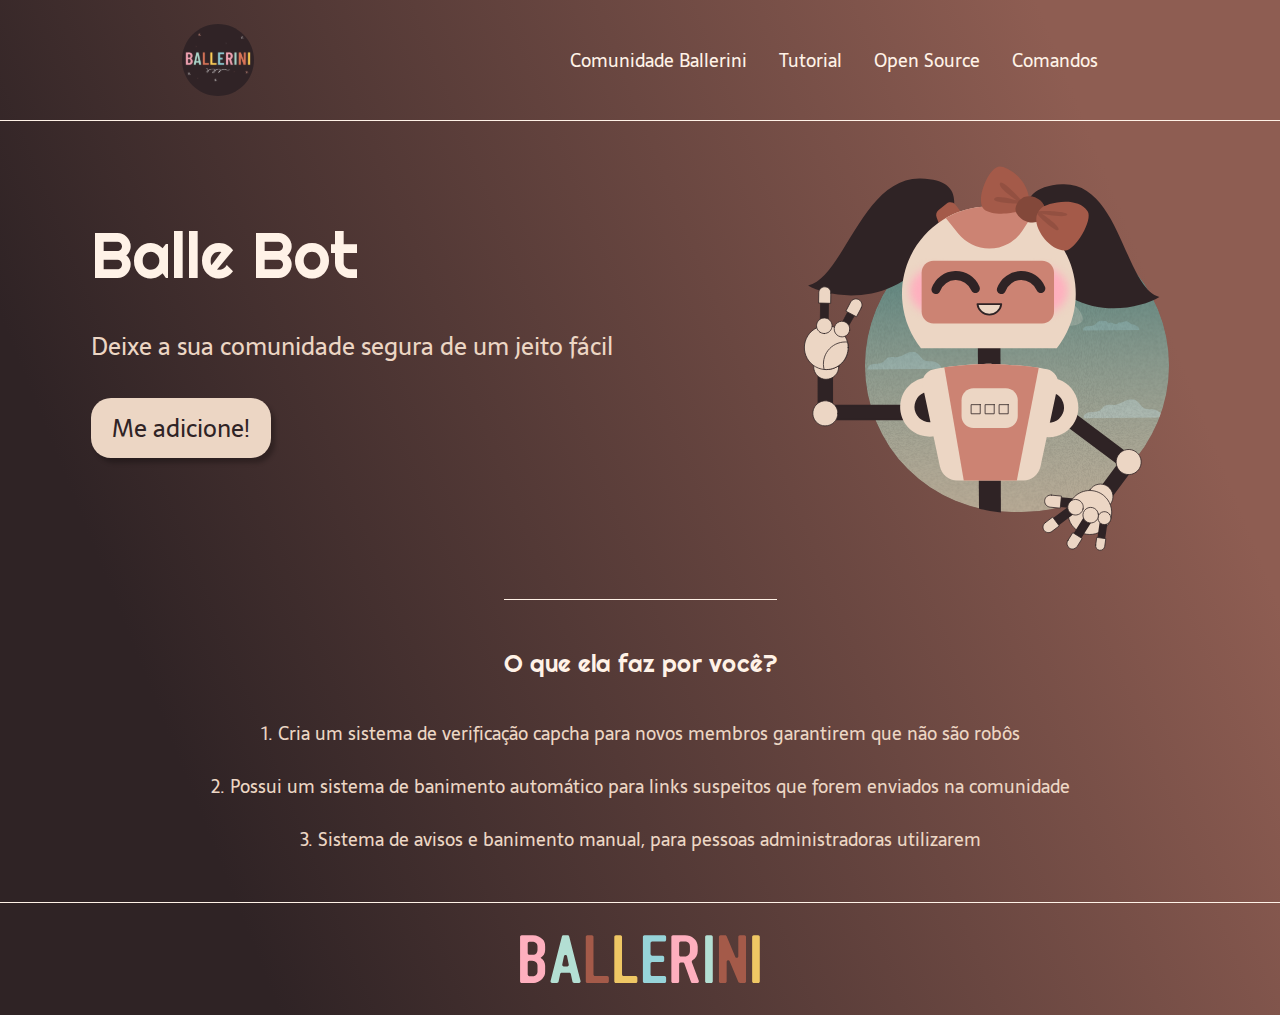
<file: balle bot/index.html>
<!DOCTYPE html>
<html lang="pt-br">
<head>
    <meta charset="UTF-8">
    <meta http-equiv="X-UA-Compatible" content="IE=edge">
    <meta name="viewport" content="width=device-width, initial-scale=1.0">
    <meta name="description" content="Um bot que irá moderar e deixar sua comunidade segura de um jeito fácil">
    <title>Balle Bot - Modere sua comunidade do Discord</title>
    <link rel="stylesheet" type="text/css" href="style.css">
    <meta name="author" content="Filipe Lima">
</head>
<body>
    <header class="cabecalho">
        <img class="cabecalho-imagem" src="logo.svg" alt="Logo da Comunidade Ballerine">
        <nav class="cabecalho-menu">
            <a class="cabecalho-menu-item" href="#">Comunidade Ballerini</a>
            <a class="cabecalho-menu-item" href="#">Tutorial</a>
            <a class="cabecalho-menu-item" href="#">Open Source</a>
            <a class="cabecalho-menu-item" href="#">Comandos</a>
        </nav>
    </header>


    <main class="conteudo">
        <section class="conteudo-principal">
            <div class="conteudo-principal-escrito">
                <h1 class="conteudo-principal-escrito-titulo">Balle Bot</h1>
                <h2 class="conteudo-principal-escrito-subtitulo">Deixe a sua comunidade segura de um jeito fácil</h2>
                <button class="conteudo-principal-escrito-botao">Me adicione!</button>
            </div>
            <img class="conteudo-principal-imagem" src="ballebot.svg" alt="Imagem da Balle Bot">

        </section>

        <section class="conteudo-secundario">
            <h3 class="conteudo-secundario-titulo">O que ela faz por você?</h3>
            <p class="conteudo-secundario-paragrafo">1. Cria um sistema de <strong>verificação capcha</strong> para novos membros garantirem que não são robôs</p>
            <p class="conteudo-secundario-paragrafo">2. Possui um sistema de <strong>banimento automático</strong> para links suspeitos que forem enviados na comunidade</p>
            <p class="conteudo-secundario-paragrafo">3. <strong>Sistema de avisos e banimento manual</strong>, para pessoas administradoras utilizarem</p>
        </section>
    </main>
    <footer class="rodape">
        <img class="rodape-imagem" src="BALLERINI.svg" alt="Imagem Ballerine">
    </footer>
    
</body>
</html>
</file>
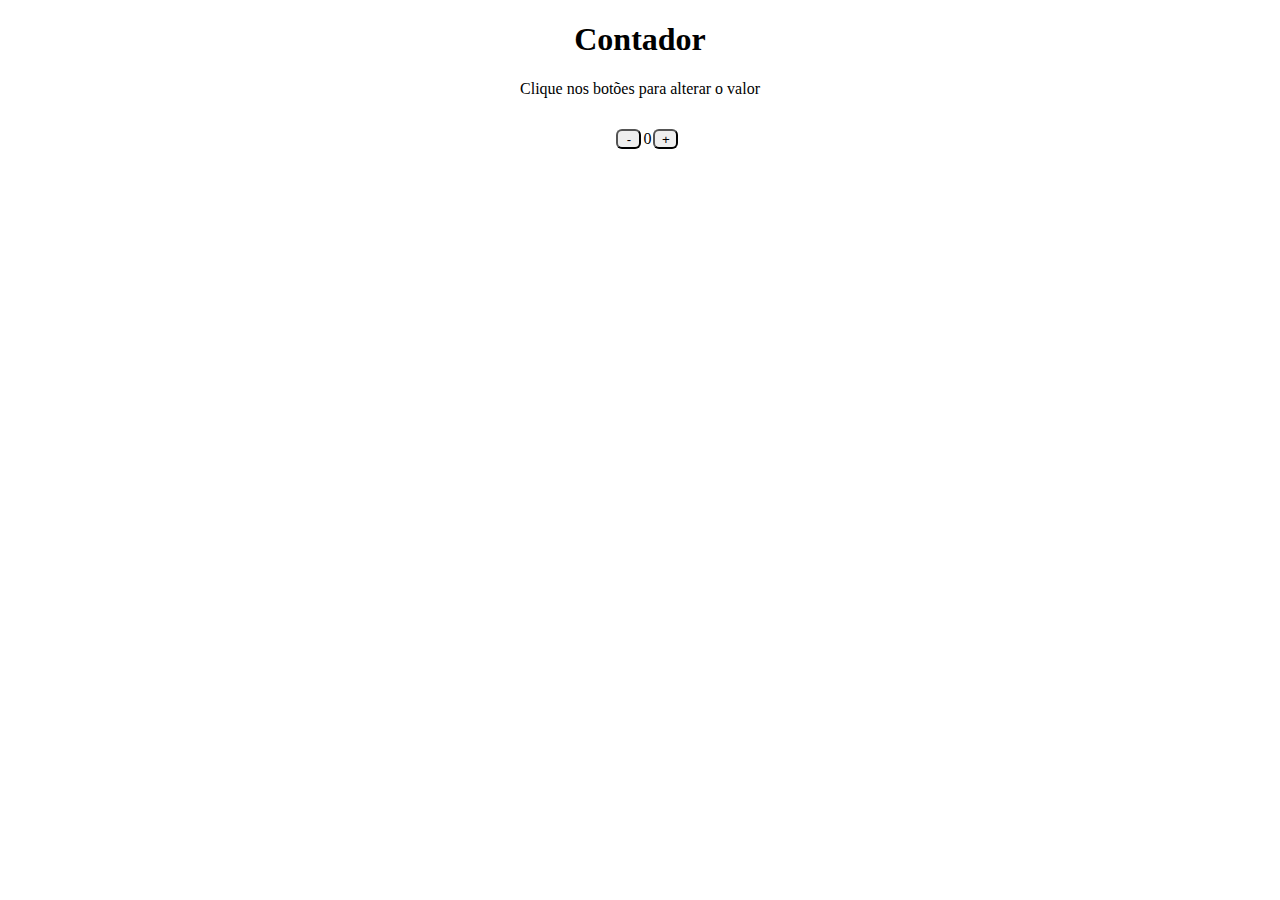
<file: contador/index.html>
<!DOCTYPE html>
<html lang="en">
<head>
    <meta charset="UTF-8">
    <meta http-equiv="X-UA-Compatible" content="IE=edge">
    <meta name="viewport" content="width=device-width, initial-scale=1.0">
    <title>Contador</title>
</head>
<body>
    <h1>Contador</h1>
    <p>Clique nos botões para alterar o valor</p>

    <div id="cx">
        <button id="subtrair">-</button>
        <p id="numero">0</p>
        <button id="somar">+</button>
    </div>

    <link href="./style.css" rel="stylesheet" type="text/css">
    <script src="./script.js" type="text/javascript"></script>
</body>
</html>
</file>
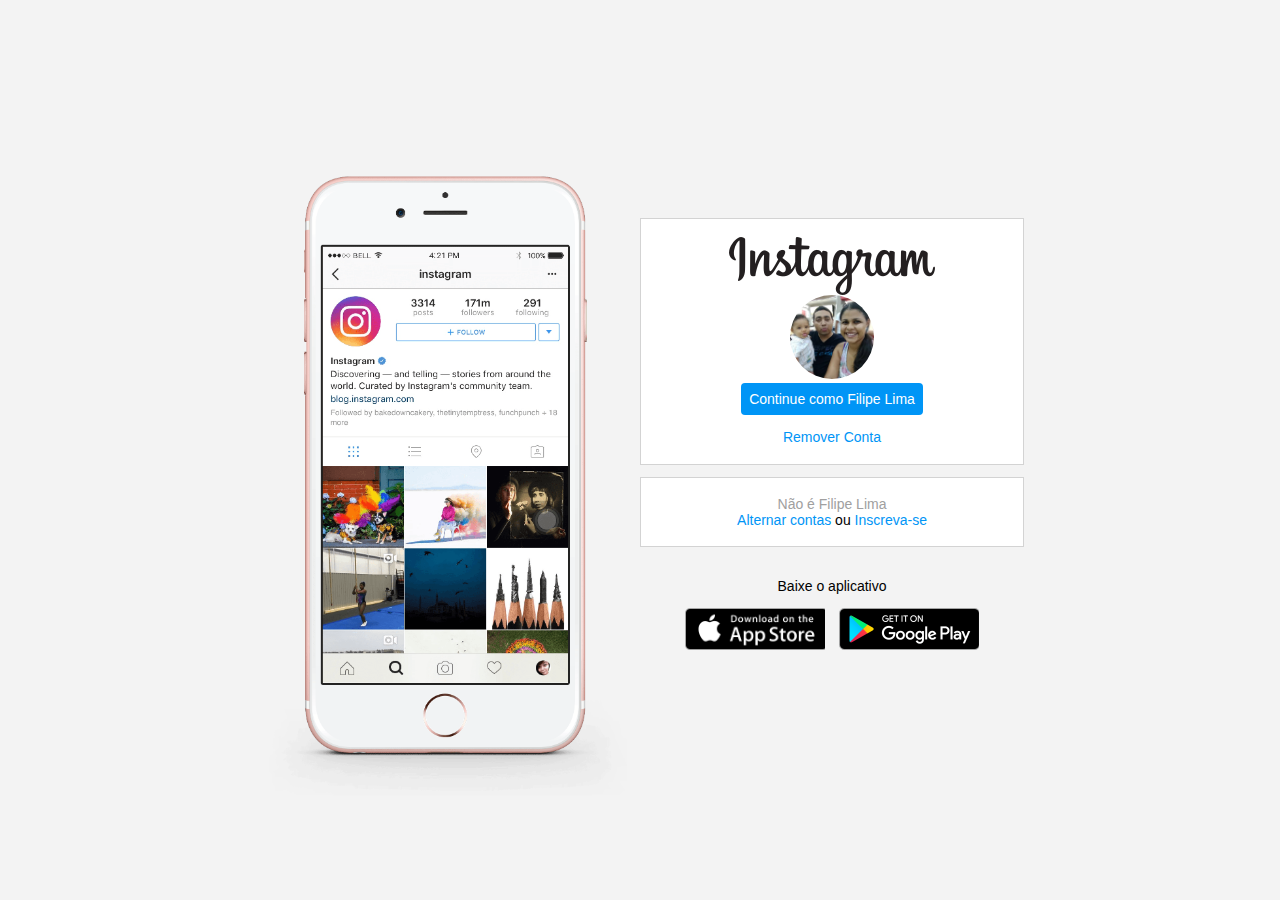
<file: instagram/index.html>
<!DOCTYPE html>
<html lang="en">
<head>
    <meta charset="UTF-8">
    <meta http-equiv="X-UA-Compatible" content="IE=edge">
    <meta name="viewport" content="width=device-width, initial-scale=1.0">
    <title>Instagram</title>
    <link rel="stylesheet" href="style.css">
</head>
<body>
    <div class="instagram-wrapper">
        <div class="instagram-phone">
            <img src="./img/instagram-celular.png" alt="celular">
        </div>
        <div class="instagram-continue">
            <div class="group">
                <img src="./img/instagram-logo.png" class="instagram-logo" alt="instagram logo">
                <div class="profile-photo">
                    <img src="./img/52601995_2295428920508970_360342529159200768_n.jpg" alt="foto de perfil">
                </div>
                <a href="#" class="instagram-login">Continue como Filipe Lima</a>
                <a href="#" class="instagram-logout">Remover Conta</a>
            </div>
            <div class="group">
                <p class="not-account">Não é Filipe Lima</p>
                <p class="notaccount">
                    <span class="link-blue">Alternar contas</span>
                    ou
                    <span class="link-blue">Inscreva-se</span>
                </p>
            </div>
            <div class="get-the-app">
                <p class="get-app">Baixe o aplicativo</p>
                <div class="download">
                    <a href="#" class="app-download"></a>
                    <a href="#" class="app-download"></a>
                </div>
            </div>
        </div>
    </div>
</body>
</html>
</file>
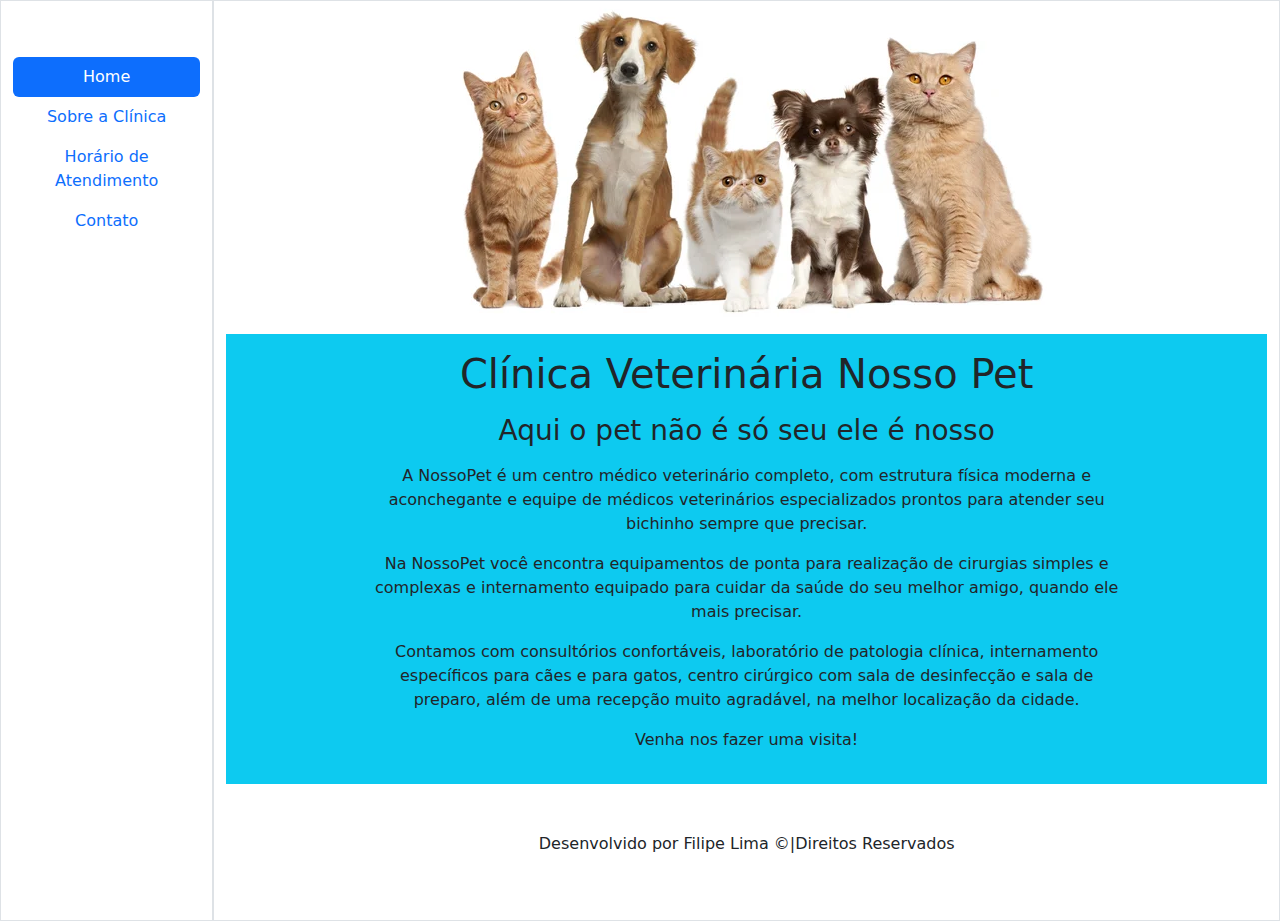
<file: site-bootstrap/index.html>
<!DOCTYPE html>
<html lang="pt-br">
<head>
    <meta charset="UTF-8">
    <meta name="viewport" content="width=device-width, initial-scale=1.0">
    <title>Document</title>  
    <link href="https://cdn.jsdelivr.net/npm/bootstrap@5.3.0/dist/css/bootstrap.min.css" rel="stylesheet">
    <script src="https://cdn.jsdelivr.net/npm/bootstrap@5.3.0/dist/js/bootstrap.bundle.min.js"></script>

</head>
<body>
    <div class="container-fluid">
        <div class="row">
            <div class="col-md-2 border">
                
                <nav class="navbar justify-content-center text-center nav-pills mt-5">
                    <ul class="nav flex-column">
                        <li class="nav-item">
                            <a class="nav-link active" href="./index.html">Home</a>
                        </li>
                        <li class="nav-item">
                            <a class="nav-link" href="./sobre-a-clinica.html">Sobre a Clínica</a>
                        </li>
                        <li class="nav-item">
                            <a class="nav-link" href="./horario-de-atendimento.html">Horário de Atendimento</a>
                        </li>
                        <li class="nav-item">
                            <a class="nav-link" href="./contato.html">Contato</a>
                        </li>
                    </ul>
                </nav>
            </div>
            <div class="col-md-10 text-center border">
                <header class=" container-fluid">
                    
                    <img src="./caes.jpg" alt="Imagem de cachorros e gatos" class="img-fluid">
                </header>
                <main class="bg-info p-3 mt-3 text-center justify-content-center d-flex">
                    <div class="w-75">
                        <h1 class="h1 mb-3">Clínica Veterinária Nosso Pet</h1>
                        <h3 class="h3 mb-3">Aqui o pet  não é só seu ele é nosso</h3>
                        <p class="mt-3">A NossoPet é um centro médico veterinário completo, com estrutura física moderna e aconchegante e equipe de médicos veterinários especializados prontos para atender seu bichinho sempre que precisar.</p>
                        <p>Na NossoPet você encontra equipamentos de ponta para realização de cirurgias simples e complexas e internamento equipado para cuidar da saúde do seu melhor amigo, quando ele mais precisar.</p>
                        <p>Contamos com consultórios confortáveis, laboratório de patologia clínica, internamento específicos para cães e para gatos, centro cirúrgico com sala de desinfecção e sala de preparo, além de uma recepção muito agradável, na melhor localização da cidade.</p>
                        <p>Venha nos fazer uma visita!</p>
                    </div>
                    
                </main>
                <footer class="footer container-fluid p-5">
                    <p>Desenvolvido por Filipe Lima &copy;|Direitos Reservados</p>
                </footer>
            </div>
        </div>
    </div>
    
</body>
</html>
</file>
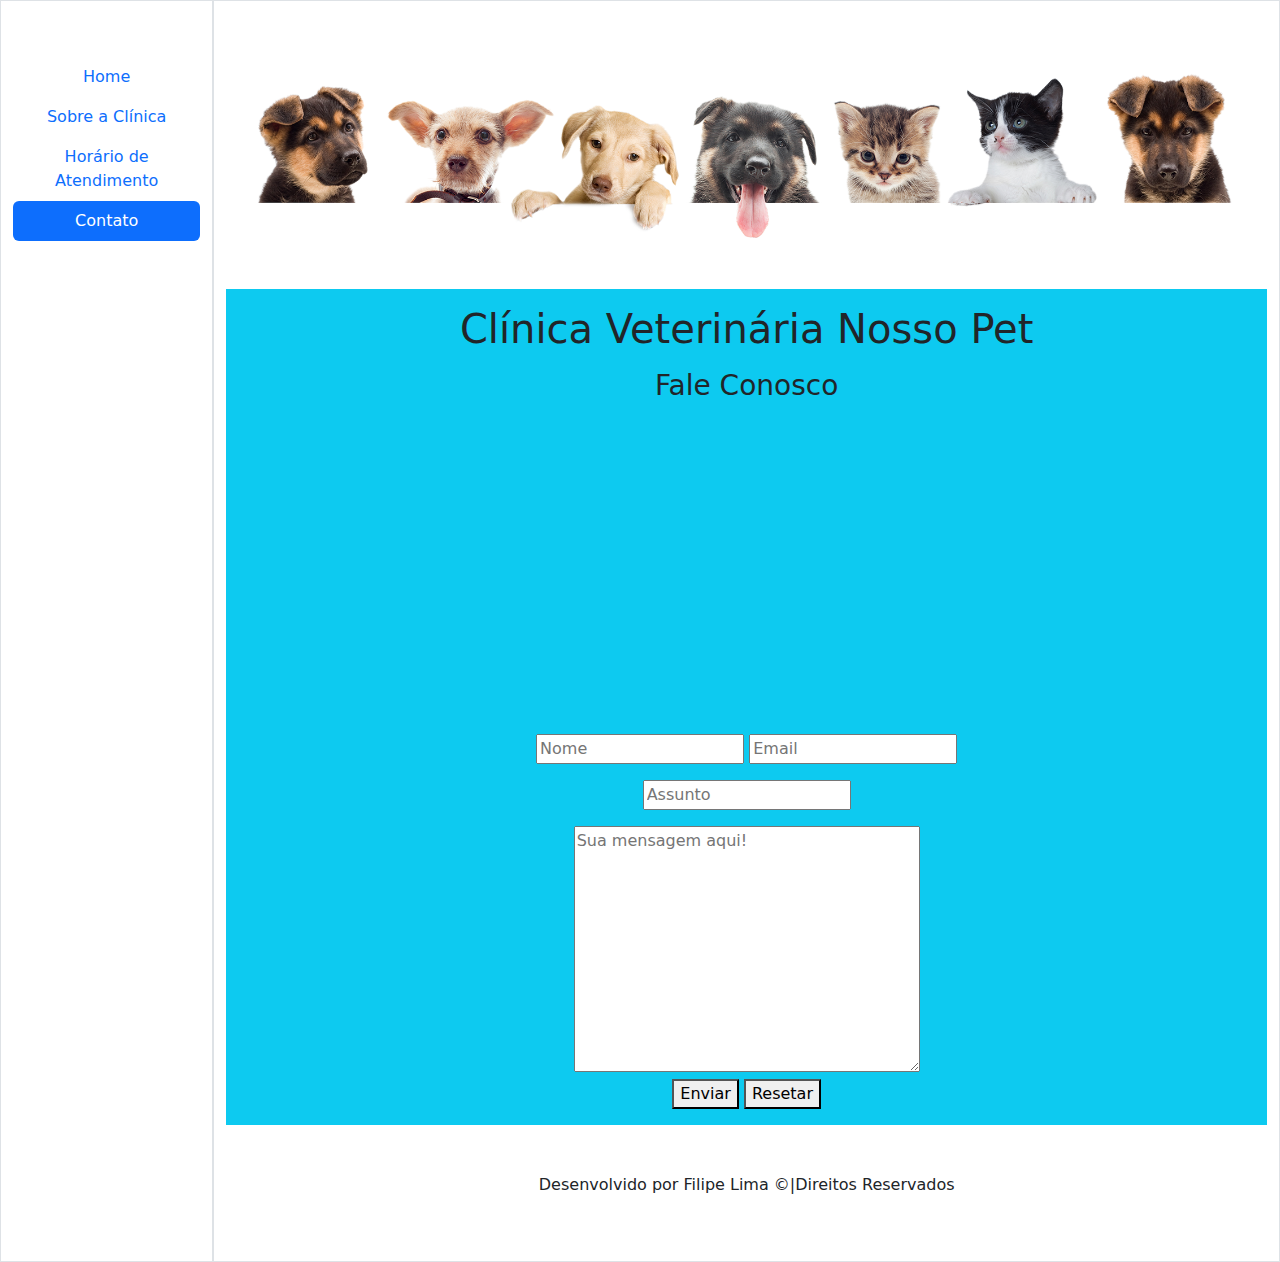
<file: site-bootstrap/contato.html>
<!DOCTYPE html>
<html lang="pt-br">
<head>
    <meta charset="UTF-8">
    <meta name="viewport" content="width=device-width, initial-scale=1.0">
    <title>Document</title>  
    <link href="https://cdn.jsdelivr.net/npm/bootstrap@5.3.0/dist/css/bootstrap.min.css" rel="stylesheet">
    <script src="https://cdn.jsdelivr.net/npm/bootstrap@5.3.0/dist/js/bootstrap.bundle.min.js"></script>

</head>
<body>
    <div class="container-fluid">
        <div class="row">
            <div class="col-md-2 border">
                
                <nav class="navbar justify-content-center text-center nav-pills mt-5">
                    <ul class="nav flex-column">
                        <li class="nav-item">
                            <a class="nav-link" href="./index.html">Home</a>
                        </li>
                        <li class="nav-item">
                            <a class="nav-link" href="./sobre-a-clinica.html">Sobre a Clínica</a>
                        </li>
                        <li class="nav-item">
                            <a class="nav-link" href="./horario-de-atendimento.html">Horário de Atendimento</a>
                        </li>
                        <li class="nav-item">
                            <a class="nav-link active" href="./contato.html">Contato</a>
                        </li>
                    </ul>
                </nav>
            </div>
            <div class="col-md-10 text-center border">
                <header class=" container-fluid">
                    <img src="./pets-Copia.png" alt="Imagem de cachorros e gatos" class="img-fluid">
                </header>
                <main class="bg-info p-3 text-center justify-content-center d-flex">
                    <div class="w-75">
                        <h1 class="h1 mb-3">Clínica Veterinária Nosso Pet</h1>
                        <h3 class="h3">Fale Conosco</h3>
                        <div class="container-fluid ">
                            <iframe src="https://www.google.com/maps/embed?pb=!1m18!1m12!1m3!1d3917.9384401236766!2d-37.07382872412407!3d-10.892283121482931!2m3!1f0!2f0!3f0!3m2!1i1024!2i768!4f13.1!3m3!1m2!1s0x71ab33b3eb4f477%3A0x151a8dd2ccb5546f!2sR.%20Carlito%20Melo%2C%20Aracaju%20-%20SE%2C%2049070-100!5e0!3m2!1spt-BR!2sbr!4v1691628186233!5m2!1spt-BR!2sbr" width="300" height="300" style="border:0;" allowfullscreen="" loading="lazy" referrerpolicy="no-referrer-when-downgrade"></iframe>
                        </div>
                        <form action="">
                            <div class="m-3">
                                <input type="text" placeholder="Nome">
                                <input type="email" placeholder="Email">
                            </div>
                            <div class="m-3">
                            <input type="text" name="" id="" placeholder="Assunto">
                            </div>
                                <textarea class="" name="" id="" cols="40" rows="10" placeholder="Sua mensagem aqui!"></textarea><br>
                                <button type="submit">Enviar</button> <button type="reset">Resetar</button>
                        </form>
                    </div>
                    
                </main>
                <footer class="footer container-fluid p-5">
                    <p>Desenvolvido por Filipe Lima &copy;|Direitos Reservados</p>
                </footer>
            </div>
        </div>
    </div>
    
</body>
</html>
</file>
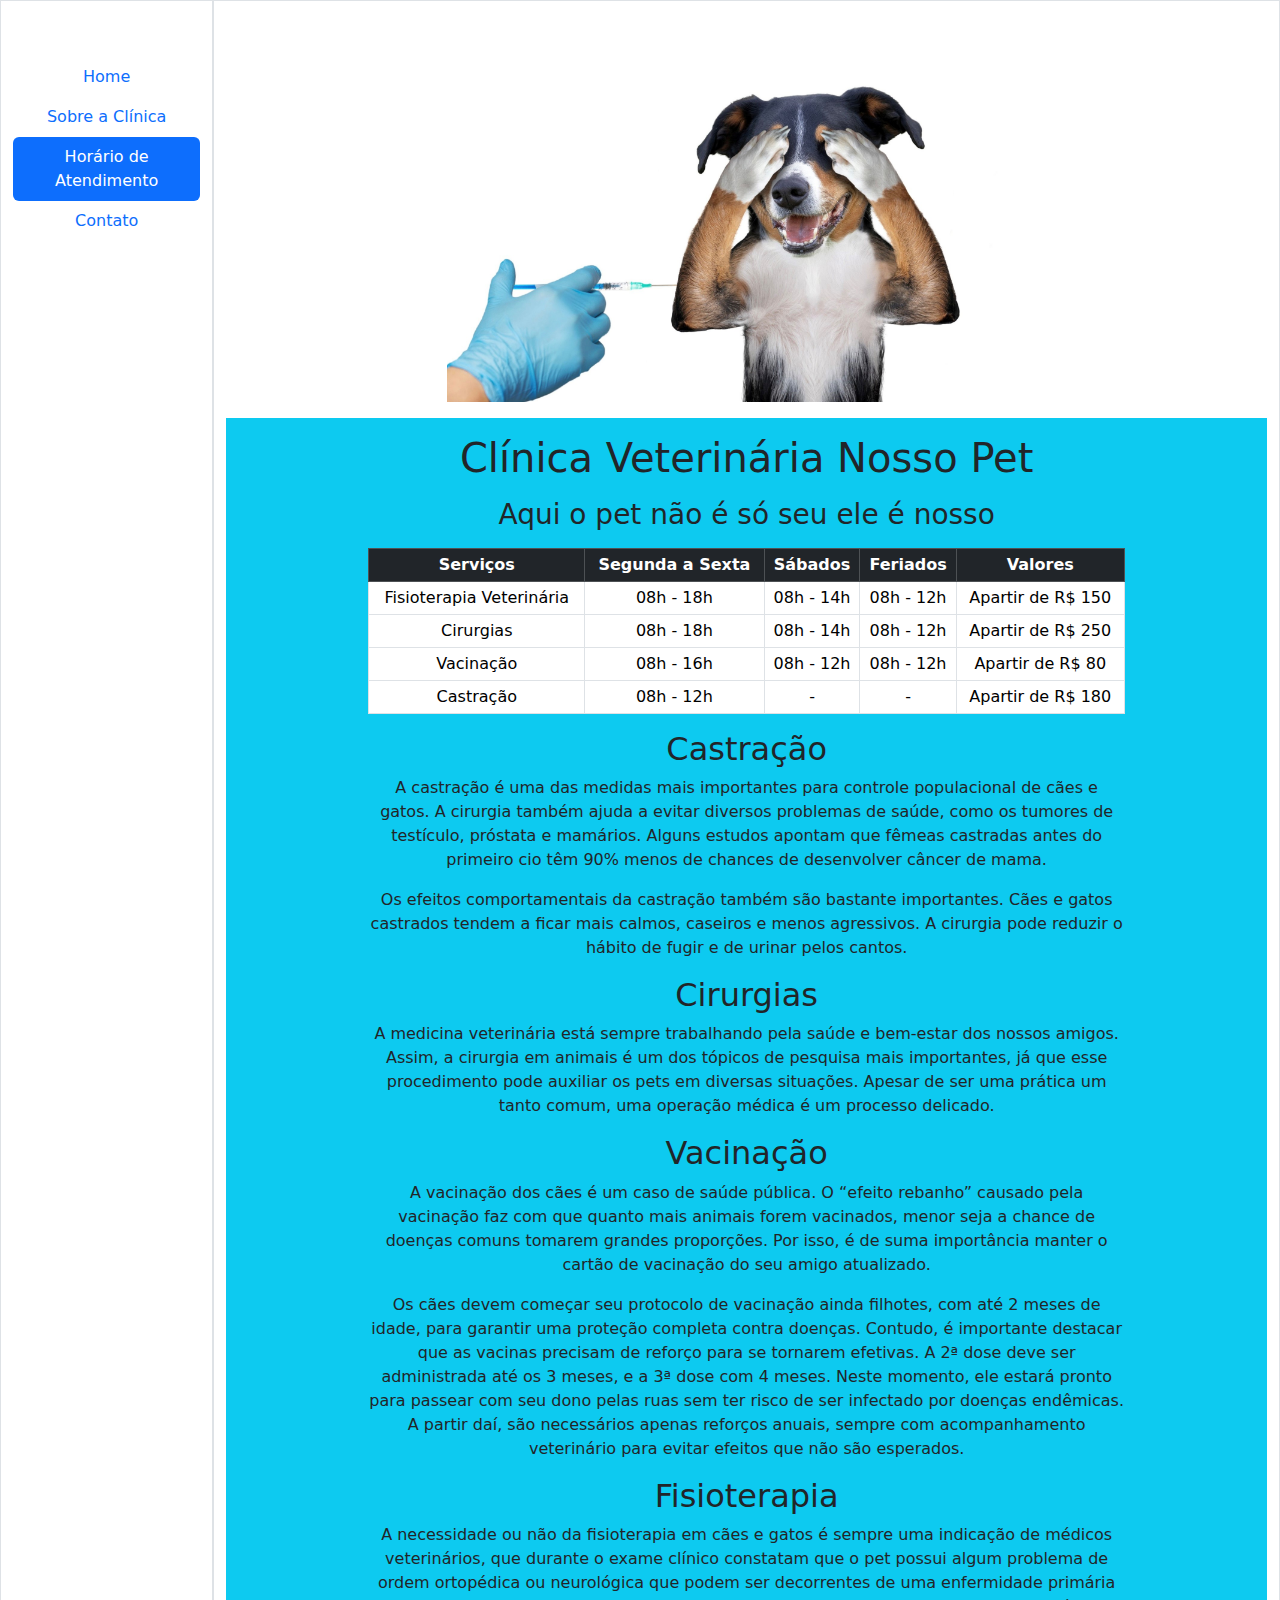
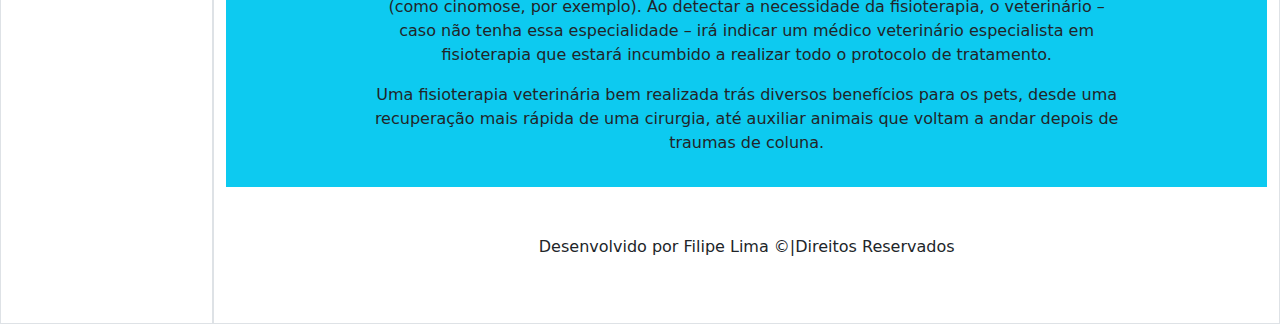
<file: site-bootstrap/horario-de-atendimento.html>
<!DOCTYPE html>
<html lang="pt-br">
<head>
    <meta charset="UTF-8">
    <meta name="viewport" content="width=device-width, initial-scale=1.0">
    <title>Document</title>  
    <link href="https://cdn.jsdelivr.net/npm/bootstrap@5.3.0/dist/css/bootstrap.min.css" rel="stylesheet">
    <script src="https://cdn.jsdelivr.net/npm/bootstrap@5.3.0/dist/js/bootstrap.bundle.min.js"></script>

</head>
<body>
    <div class="container-fluid">
        <div class="row">
            <div class="col-md-2 border">
                
                <nav class="navbar justify-content-center text-center nav-pills mt-5">
                    <ul class="nav flex-column">
                        <li class="nav-item">
                            <a class="nav-link" href="./index.html">Home</a>
                        </li>
                        <li class="nav-item">
                            <a class="nav-link" href="./sobre-a-clinica.html">Sobre a Clínica</a>
                        </li>
                        <li class="nav-item">
                            <a class="nav-link active" href="./horario-de-atendimento.html">Horário de Atendimento</a>
                        </li>
                        <li class="nav-item">
                            <a class="nav-link" href="./contato.html">Contato</a>
                        </li>
                    </ul>
                </nav>
            </div>
            <div class="col-md-10 text-center border">
                <header class=" container-fluid">
                    
                    <img src="./Manual-de-vacina-para-cachorro.jpg" alt="Imagem de cachorros e gatos" class="img-fluid" width="600">
                </header>
                <main class="bg-info p-3 mt-3 text-center justify-content-center d-flex">
                    <div class="w-75">
                        <h1 class="h1 mb-3">Clínica Veterinária Nosso Pet</h1>
                        <h3 class="h3 mb-3">Aqui o pet  não é só seu ele é nosso</h3>
                        <div class="mt-3 ">
                            <table class="table-bordered table table-sm">
                                <thead>
                                    <tr class="table-dark">
                                        <th>Serviços</th>
                                        <th>Segunda a Sexta</th>
                                        <th>Sábados</th>
                                        <th>Feriados</th>
                                        <th>Valores</th>
                                    </tr>
                                </thead>
                                <tbody>
                                    <tr>
                                        <td>Fisioterapia Veterinária</td>
                                        <td>08h - 18h</td>
                                        <td>08h - 14h</td>
                                        <td>08h - 12h</td>
                                        <td>Apartir de R$ 150</td>
                                    </tr>
                                    <tr>
                                        <td>Cirurgias</td>
                                        <td>08h - 18h</td>
                                        <td>08h - 14h</td>
                                        <td>08h - 12h</td>
                                        <td>Apartir de R$ 250</td>
                                    </tr>
                                    <tr>
                                        <td>Vacinação</td>
                                        <td>08h - 16h</td>
                                        <td>08h - 12h</td>
                                        <td>08h - 12h</td>
                                        <td>Apartir de R$ 80</td>
                                    </tr>
                                    <tr>
                                        <td>Castração</td>
                                        <td>08h - 12h</td>
                                        <td> - </td>
                                        <td> - </td>
                                        <td>Apartir de R$ 180</td>
                                    </tr>
                                </tbody>
                            </table>
                            <h2>Castração</h2>

                            <p>A castração é uma das medidas mais importantes para controle populacional de cães e gatos. A cirurgia também ajuda a evitar diversos problemas de saúde, como os tumores de testículo, próstata e mamários. Alguns estudos apontam que fêmeas castradas antes do primeiro cio têm 90% menos de chances de desenvolver câncer de mama.</p>
                            <p>Os efeitos comportamentais da castração também são bastante importantes. Cães e gatos castrados tendem a ficar mais calmos, caseiros e menos agressivos. A cirurgia pode reduzir o hábito de fugir e de urinar pelos cantos.</p>

                            <h2>Cirurgias</h2>
                            <p>A medicina veterinária está sempre trabalhando pela saúde e bem-estar dos nossos amigos. Assim, a cirurgia em animais é um dos tópicos de pesquisa mais importantes, já que esse procedimento pode auxiliar os pets em diversas situações. Apesar de ser uma prática um tanto comum, uma operação médica é um processo delicado. </p>

                            <h2>Vacinação</h2>
                            <p>  A vacinação dos cães é um caso de saúde pública. O “efeito rebanho” causado pela vacinação faz com que quanto mais animais forem vacinados, menor seja a chance de doenças comuns tomarem grandes proporções. Por isso, é de suma importância manter o cartão de vacinação do seu amigo atualizado.</p>
                            <p>Os cães devem começar seu protocolo de vacinação ainda filhotes, com até 2 meses de idade, para garantir uma proteção completa contra doenças. Contudo, é importante destacar que as vacinas precisam de reforço para se tornarem efetivas. A 2ª dose deve ser administrada até os 3 meses, e a 3ª dose com 4 meses. Neste momento, ele estará pronto para passear com seu dono pelas ruas sem ter risco de ser infectado por doenças endêmicas. A partir daí, são necessários apenas reforços anuais, sempre com acompanhamento veterinário para evitar efeitos que não são esperados.</p>

                            <h2>Fisioterapia</h2>
                            <p>A necessidade ou não da fisioterapia em cães e gatos é sempre uma indicação de médicos veterinários, que durante o exame clínico constatam que o pet possui algum problema de ordem ortopédica ou neurológica que podem ser decorrentes de uma enfermidade primária (como cinomose, por exemplo). Ao detectar a necessidade da fisioterapia, o veterinário – caso não tenha essa especialidade – irá indicar um médico veterinário especialista em fisioterapia que estará incumbido a realizar todo o protocolo de tratamento.</p>
                            <p>Uma fisioterapia veterinária bem realizada trás diversos benefícios para os pets, desde uma recuperação mais rápida de uma cirurgia, até auxiliar animais que voltam a andar depois de traumas de coluna. </p>
            
                        </div>
                    </div>
                    
                </main>
                <footer class="footer container-fluid p-5">
                    <p>Desenvolvido por Filipe Lima &copy;|Direitos Reservados</p>
                </footer>
            </div>
        </div>
    </div>
    
</body>
</html>
</file>
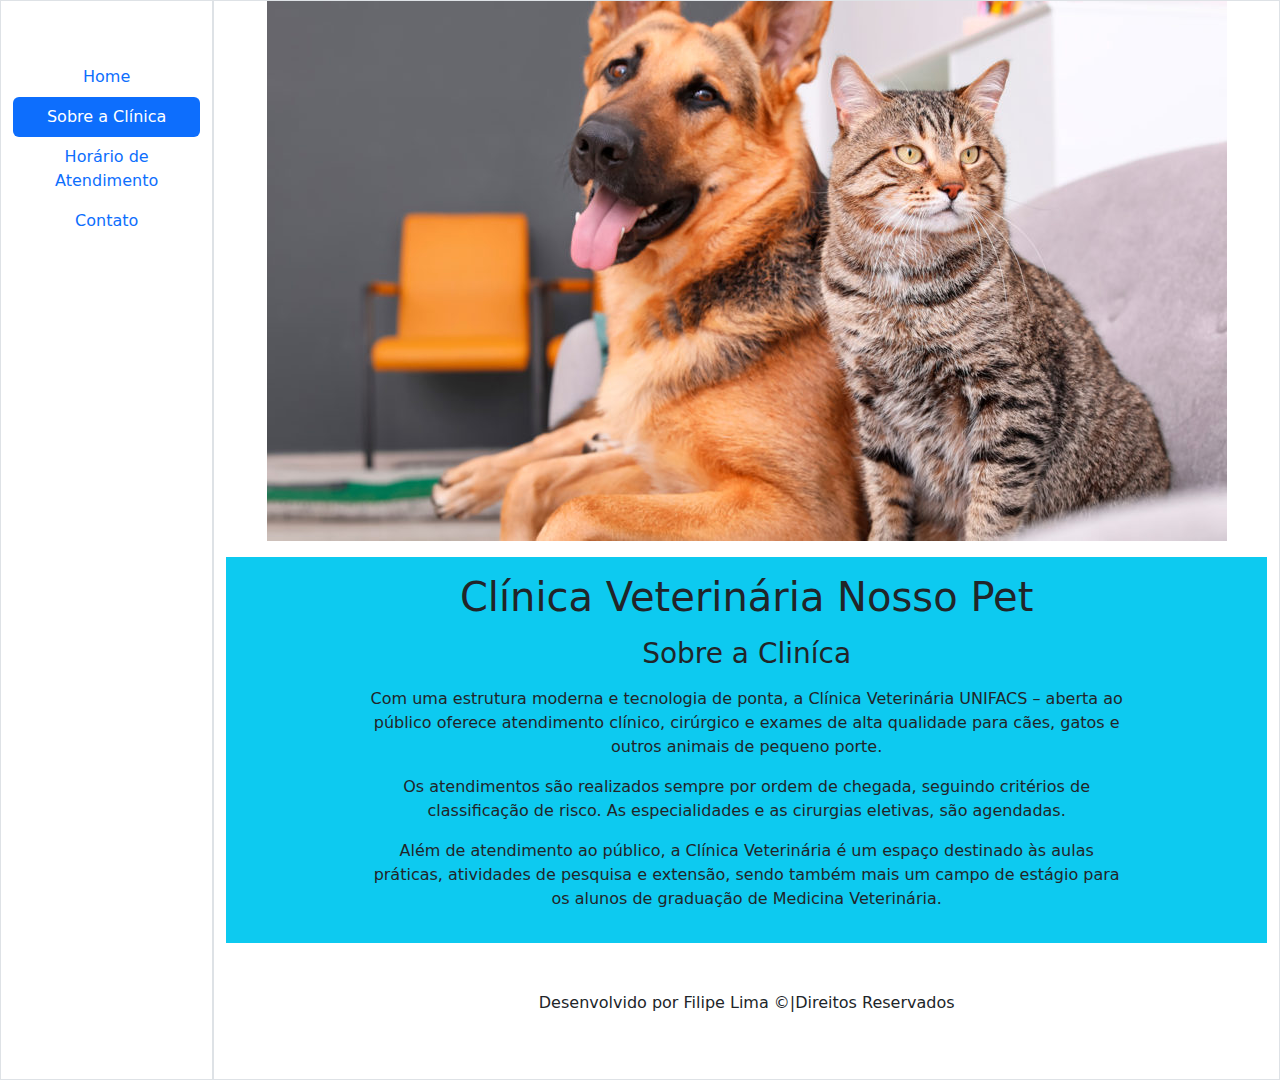
<file: site-bootstrap/sobre-a-clinica.html>
<!DOCTYPE html>
<html lang="pt-br">
<head>
    <meta charset="UTF-8">
    <meta name="viewport" content="width=device-width, initial-scale=1.0">
    <title>Document</title>  
    <link href="https://cdn.jsdelivr.net/npm/bootstrap@5.3.0/dist/css/bootstrap.min.css" rel="stylesheet">
    <script src="https://cdn.jsdelivr.net/npm/bootstrap@5.3.0/dist/js/bootstrap.bundle.min.js"></script>

</head>
<body>
    <div class="container-fluid">
        <div class="row">
            <div class="col-md-2 border ">
                
                <nav class="navbar justify-content-center text-center nav-pills mt-5">
                    <ul class="nav flex-column">
                        <li class="nav-item">
                            <a class="nav-link" href="./index.html">Home</a>
                        </li>
                        <li class="nav-item">
                            <a class="nav-link active" href="./sobre-a-clinica.html">Sobre a Clínica</a>
                        </li>
                        <li class="nav-item">
                            <a class="nav-link" href="./horario-de-atendimento.html">Horário de Atendimento</a>
                        </li>
                        <li class="nav-item">
                            <a class="nav-link" href="./contato.html">Contato</a>
                        </li>
                    </ul>
                </nav>
            </div>
            <div class="col-md-10 text-center border">
                <header class=" container-fluid">
                    
                    <img src="./1920x1080-pets-rotina-960x540.jpg" alt="Imagem de cachorros e gatos" class="img-fluid">
                </header>
                <main class="bg-info p-3 mt-3 text-center justify-content-center d-flex">
                    <div class="w-75">
                        <h1 class="h1 mb-3">Clínica Veterinária Nosso Pet</h1>
                        <h3 class="h3 mb-3">Sobre a Cliníca</h3>
                        <p class="mt-3">Com uma estrutura moderna e tecnologia de ponta, a Clínica Veterinária UNIFACS – aberta ao público oferece atendimento clínico, cirúrgico e exames de alta qualidade para cães, gatos e outros animais de pequeno porte.</p>

                        <p>Os atendimentos são realizados sempre por ordem de chegada, seguindo critérios de classificação de risco. As especialidades e as cirurgias eletivas, são agendadas.</p>

                        <p>Além de atendimento ao público, a Clínica Veterinária é um espaço destinado às aulas práticas, atividades de pesquisa e extensão, sendo também mais um campo de estágio para os alunos de graduação de Medicina Veterinária.</p>
                    </div>
                    
                </main>
                <footer class="footer container-fluid p-5">
                    <p>Desenvolvido por Filipe Lima &copy;|Direitos Reservados</p>
                </footer>
            </div>
        </div>
    </div>
    
</body>
</html>
</file>
<file: balle bot/style.css>
@import url('https://fonts.googleapis.com/css2?family=Righteous&display=swap');
@import url('https://fonts.googleapis.com/css2?family=Righteous&family=Sarala:wght@400;700&display=swap');

*{
    margin: 0;
    padding: 0;
    box-sizing: border-box;
    text-decoration: none;
}

body{
    font-size: 100%;
    background: linear-gradient(68.15deg, #2F2325 16.62%, #8E5D52 85.61%);
}

.cabecalho{
    display: flex;
    flex-direction: row;
    align-items: center;
    justify-content: space-around;
    padding: 24px;
}

.cabecalho-imagem{
    height: 72px;
}

.cabecalho-menu{
    display: flex;
    gap: 32px;
}

.cabecalho-menu-item{
    font-family: 'Sarala', sans-serif;
    color: #FFF2E7;
    font-weight: 400;
    font-size: 18PX;
}

.conteudo{
    margin-bottom: 48px;
    border-top: 0.4px solid #FFF2E7;    
}

.conteudo-principal{
    display: flex;
    flex-direction: row;
    align-items: center;
    justify-content: space-around;
}

.conteudo-principal-escrito{
    display: flex;
    flex-direction: column;
    gap: 32px;
}

.conteudo-principal-escrito-titulo{
    font-family: 'Righteous', cursive;
    color: #FFF2E7;
    font-size: 64px;
    font-weight: 400;
}

.conteudo-principal-escrito-subtitulo{
    font-family: 'Sarala', sans-serif;
    font-weight: 400;
    font-size: 24px;
    color: #ECD6C4;
}

.conteudo-principal-escrito-botao{
    background-color: #ECD6C4;
    width: 180px;
    height: 60px;
    border: none;
    box-shadow: 4px 5px 4px rgba(0, 0, 0, 0.25);
    border-radius: 20px;
    font-family: 'Sarala', sans-serif;
    font-weight: 400;
    font-size: 24px;
    color: #2F2325;
}

.conteudo-principal-escrito-botao:hover{
    background-color: rgba(236, 214, 196, 0.53);
    cursor: pointer;
}

.conteudo-principal-imagem{
    height: 430px;
}

.conteudo-secundario{
    display: flex;
    flex-direction: column;
    align-items: center;
    gap: 24px;
    margin-top: 48px;
}

.conteudo-secundario-titulo{
    border-top: 0.4px solid #FFF2E7;
    padding-top: 48px;
    font-family: 'Righteous', cursive;
    font-weight: 400;
    font-size: 24px;
    color: #FFF2E7;
    margin-bottom: 16px;
}

.conteudo-secundario-paragrafo{
    font-family: 'Sarala', sans-serif;
    font-weight: 300;
    font-size: 18px;
    color: #ECD6C4;
}

.rodape{
    padding: 32px;
    border-top: 0.4px solid #FFF2E7;
}

.rodape-imagem{
    height: 48px;
    display: block;
    margin: 0 auto;
}
</file>
<file: contador/style.css>
body{
    align-items: center;
    text-align: center;
}

#cx{
    
    display: flex;
    align-items: center;
    width: 70px;
    position: absolute;
    left: 48%;
}

button{
    width: 25px;
    height: 20px;
    margin: 2px;
    border-radius: 6px;
}

.red{
    color: red;
}
</file>
<file: instagram/style.css>
*{
    padding: 0;
    margin: 0;
    box-sizing: border-box;
    text-decoration: none;
    font-family: sans-serif;
    font-size: 14px;
}

body{
    width: 100%;
    min-height: 100vh;
    background-color: rgb(243, 243, 243);
    margin: 0;
    padding: 0;
    display: flex;
    justify-content: center;
}

.instagram-wrapper{
    display: flex;
    align-items: center;
    justify-content: start;
    width: 60%;
    height: 100vh; 
}

.instagram-phone{
    display: flex;
    align-items: center;
    justify-content: center;
    width: 50%;
}

.instagram-phone img{
    height: 50rem;
}

.instagram-continue{
    display: flex;
    align-items: center;
    justify-content: space-around;
    flex-direction: column;
    width: 50%;
    min-height: 34rem;
}

.group{
    display: flex;
    justify-content: space-between;
    align-items: center;
    flex-direction: column;
    background-color: #fff;
    width: 100%;
    padding: 1.3rem 0;
    border: 1px solid lightgray;
    
}

.group:nth-child(1){
    min-width: 19rem;
}

.intagram-logo{
    height: 3rem;
}

.profile-photo{
    display: flex;
    justify-content: center;
    align-items: center;
    border-radius: 50%;
    overflow: hidden;
    margin-bottom: 4px;
}

.profile-photo img{
    height: 6rem;
}

.instagram-login{
    background-color: #0095f6;
    color: #fff;
    padding: 8px;
    border-radius: 4px;
}

.instagram-logout{
    color: #0095f6;
    margin-top: 1rem;
}

.not-account{
    color: rgb(160, 160, 160);
}

.link-blue{
    color: #0095f6
}

.get-the-app{
    display: flex;
    flex-direction: column;
    align-items: center;
    justify-content: center;
    width: 100%;
    padding: 1.3rem;
}

.download{
    display: flex;
    width: 100%;
    justify-content: space-evenly;
    align-items: center;
    padding: 1rem;
}

.app-download{
    height: 3rem;
    width: 10rem;
    background-size: cover;
}

.app-download:nth-child(1){
    background-image: url('./img/apple-button.png');
}

.app-download:nth-child(2){
    background-image: url('./img/googleplay-button.png');
}

/*layout responsivo*/

@media(max-width: 1024px){

.instagram-wrapper{
    width: 90%;
}

}

@media(max-width: 650px){

body{
    background-color: #fff;
}

.instagram-wrapper{
        width: 90%;
}    

.instagram-phone{
    display: none;
}

.instagram-continue{
    width: 100%;
}

.group{
    border: 1px solid transparent
}


}
</file>
